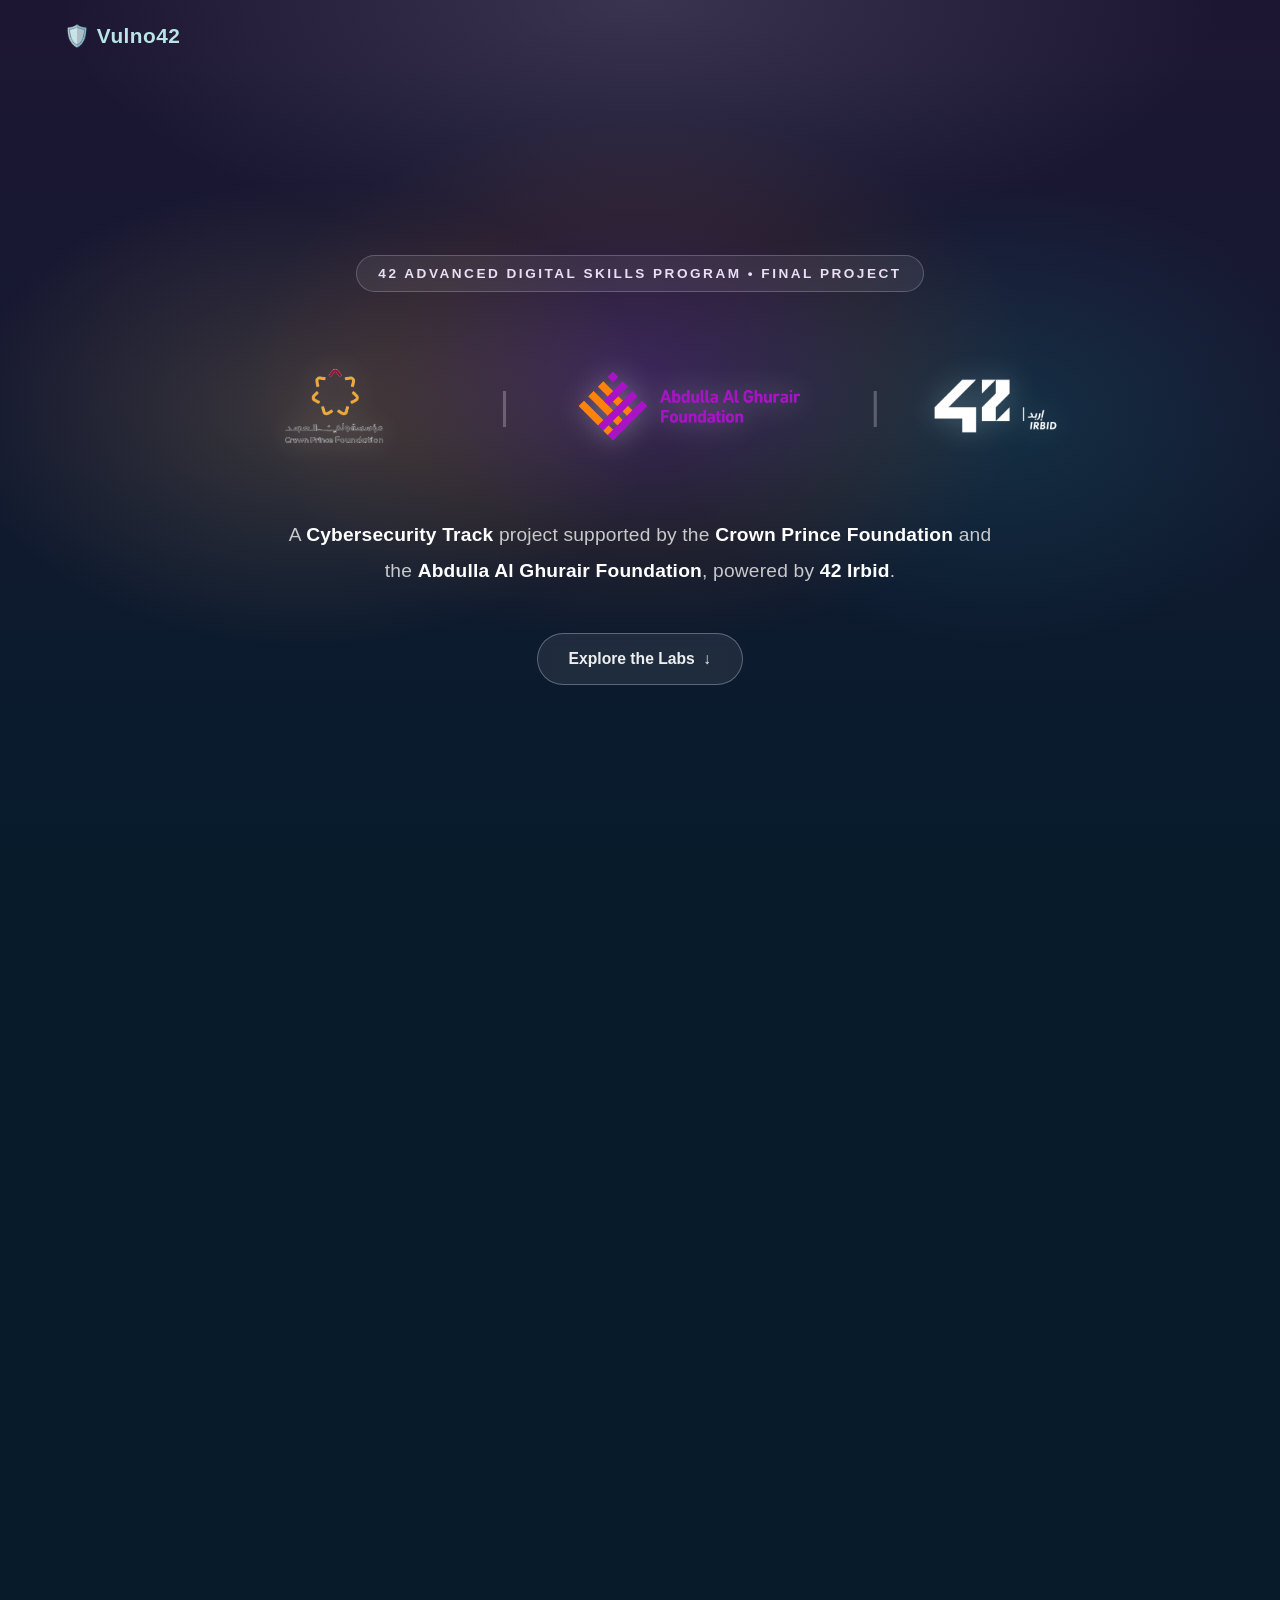
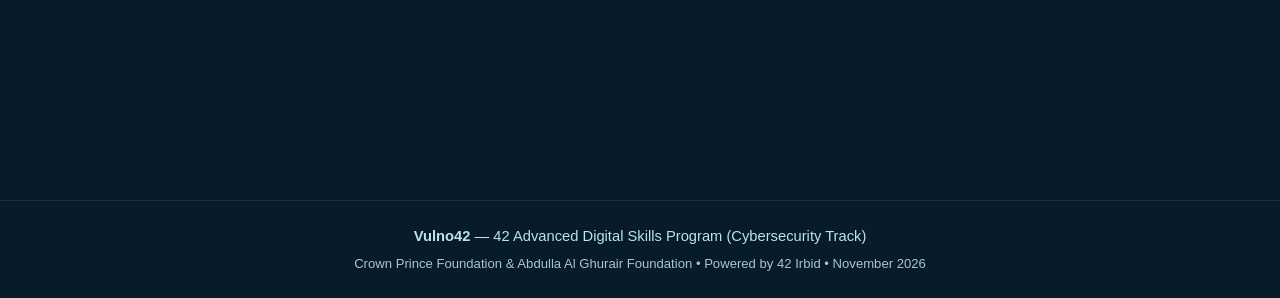
<file: index.html>
<!DOCTYPE html>
<html lang="en">
<head>
    <meta charset="UTF-8">
    <meta name="viewport" content="width=device-width, initial-scale=1.0">
    <title>Vulno42 Security Sandbox</title>
    <link rel="stylesheet" href="style.css">
</head>
<body>

    <!-- Top Navigation Bar (Transparent at top on homepage, solid on scroll) -->
    <nav class="navbar home-navbar">
        <!-- Logo acts as a home link -->
        <a href="index.html" class="logo">🛡️ Vulno42</a>
    </nav>

    <!-- Sticky Scroll Track: Pins the intro while it fades out with scroll -->
    <div id="intro-track" class="intro-scroll-track">
        <section id="partner-intro" class="partner-intro">
            <div class="partner-intro-content">
                <span class="intro-eyebrow">42 Advanced Digital Skills Program &bull; Final Project</span>

                <div class="partner-logos">
                    <img src="assets/cpf-logo.png" alt="Crown Prince Foundation Logo" class="partner-logo logo-cpf">
                    <span class="logo-divider" aria-hidden="true">|</span>
                    <img src="assets/agf-logo.webp" alt="Abdulla Al Ghurair Foundation Logo" class="partner-logo logo-agf">
                    <span class="logo-divider" aria-hidden="true">|</span>
                    <img src="assets/42-irbid-logo.png" alt="42 Irbid Logo" class="partner-logo logo-42">
                </div>

                <p class="intro-subtitle">
                    A <span class="highlight-text">Cybersecurity Track</span> project supported by the
                    <span class="highlight-text nowrap">Crown Prince Foundation</span> and the
                    <span class="highlight-text nowrap">Abdulla Al Ghurair Foundation</span>,
                    powered by <span class="highlight-text nowrap">42 Irbid</span>.
                </p>

                <a href="#labs-section" id="explore-labs-btn" class="scroll-cue">
                    <span>Explore the Labs</span>
                    <span class="scroll-arrow">↓</span>
                </a>
            </div>
        </section>
    </div>

    <!-- Labs Wrapper (Reveals smoothly only after the intro fades out completely) -->
    <div id="labs-section" class="labs-reveal">
        <!-- Hero Section -->
        <header class="hero">
            <span class="badge">Interactive Web Security Labs</span>
            <h1>Explore, Exploit, and Secure</h1>
            <p>
                Welcome to our interactive cybersecurity sandbox. Pick a vulnerability below to inspect the flawed code, trigger a live browser simulation, and test the patch in real time.
            </p>
        </header>

        <!-- Vulnerability Labs Grid -->
        <main class="container">
            <div class="cards-grid">

                <!-- Lab 1 Card: Open Redirect (Easy) -->
                <a href="lab1.html" class="card" data-lab="Lab 01">
                    <div class="card-header">
                        <span class="abbr-badge">OR</span>
                        <span class="difficulty-tag easy">Easy</span>
                    </div>
                    <h2>DOM-Based Open Redirect</h2>
                    <p>
                        Manipulate unvalidated URL parameters processed by client-side scripts to silently redirect users toward untrusted external domains.
                    </p>
                    <div class="card-footer">
                        <span>Launch Sandbox</span>
                        <span class="arrow">→</span>
                    </div>
                </a>

                <!-- Lab 2 Card: ReDoS (Medium) -->
                <a href="lab2.html" class="card" data-lab="Lab 02">
                    <div class="card-header">
                        <span class="abbr-badge">ReDoS</span>
                        <span class="difficulty-tag medium">Medium</span>
                    </div>
                    <h2>Regular Expression DoS</h2>
                    <p>
                        Exploit inefficient regular expressions with crafted input strings, forcing catastrophic backtracking that freezes the user's browser tab.
                    </p>
                    <div class="card-footer">
                        <span>Launch Sandbox</span>
                        <span class="arrow">→</span>
                    </div>
                </a>

                <!-- Lab 3 Card: Prototype Pollution (Hard) -->
                <a href="lab3.html" class="card" data-lab="Lab 03">
                    <div class="card-header">
                        <span class="abbr-badge">CSPP</span>
                        <span class="difficulty-tag hard">Hard</span>
                    </div>
                    <h2>Client-Side Prototype Pollution</h2>
                    <p>
                        Inject properties into JavaScript's base object prototype, altering application logic and hijacking execution flows directly in the browser.
                    </p>
                    <div class="card-footer">
                        <span>Launch Sandbox</span>
                        <span class="arrow">→</span>
                    </div>
                </a>

            </div>
        </main>
    </div>

    <!-- Footer -->
    <footer class="footer">
        <p class="footer-main"><strong>Vulno42</strong> &mdash; 42 Advanced Digital Skills Program (Cybersecurity Track)</p>
        <p class="footer-sub">Crown Prince Foundation &amp; Abdulla Al Ghurair Foundation &bull; Powered by 42 Irbid &bull; November 2026</p>
    </footer>

    <script src="script.js"></script>
</body>
</html>
</file>
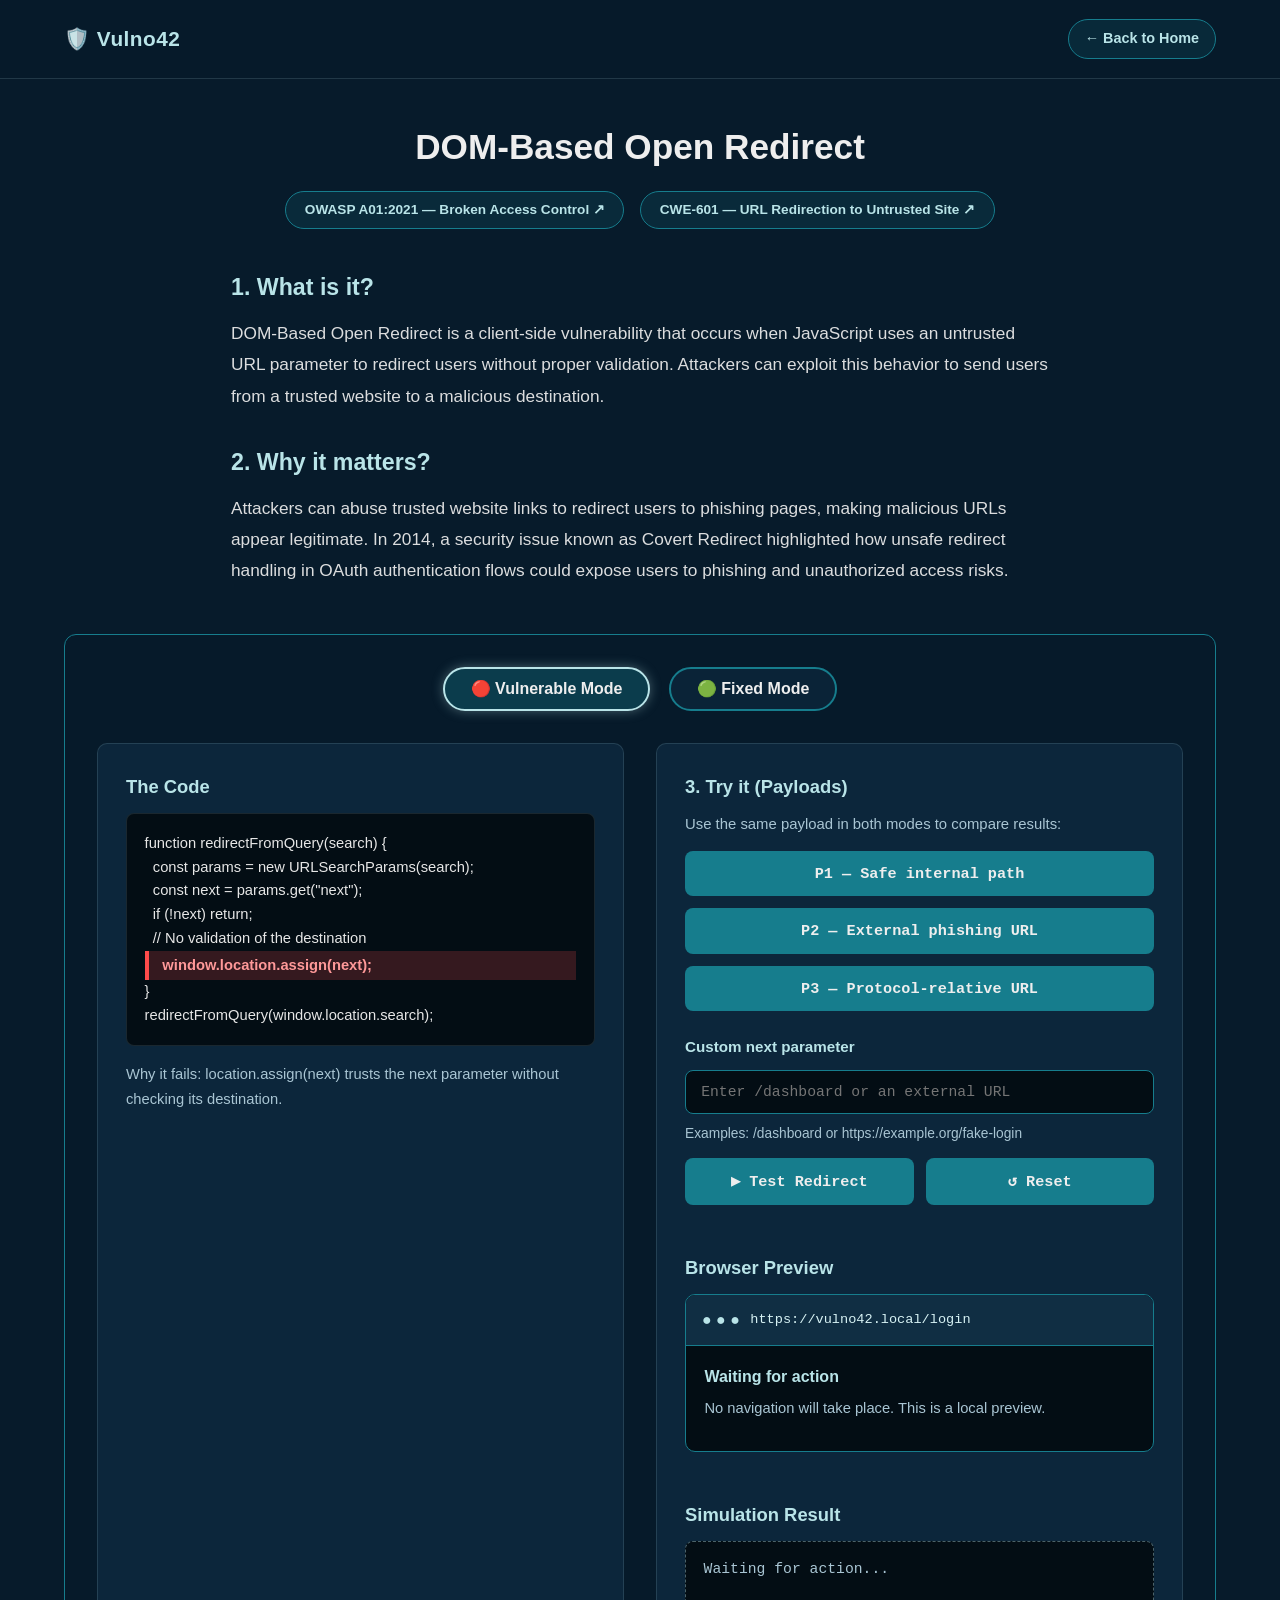
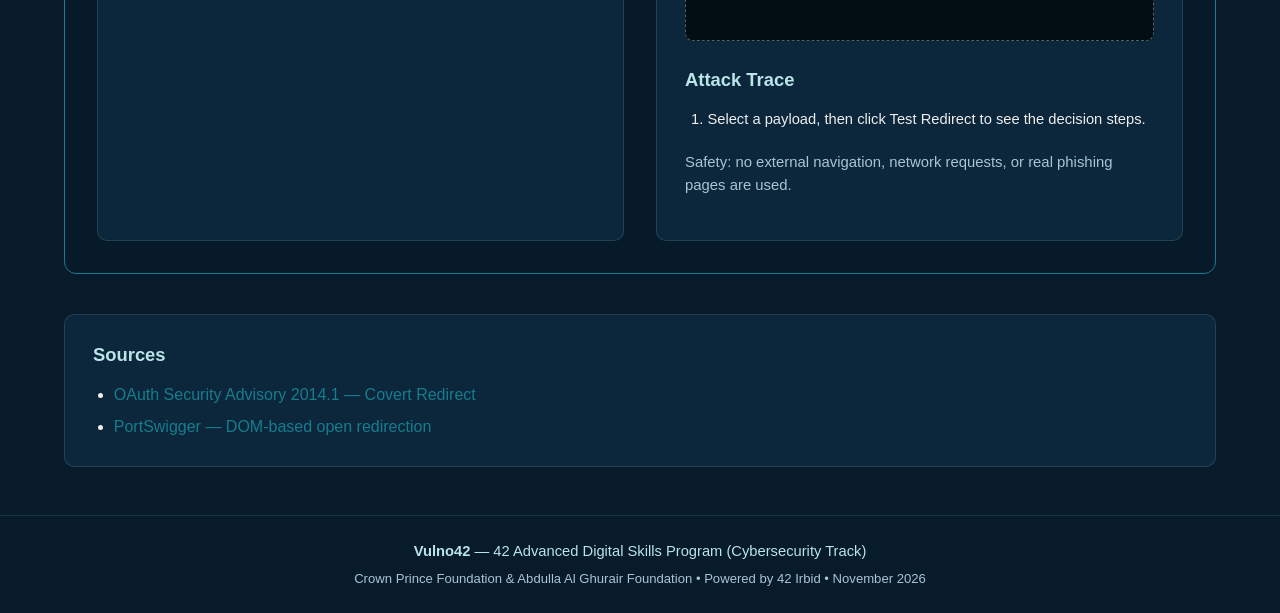
<file: lab1.html>
<!DOCTYPE html>
<html lang="en">
<head>
    <meta charset="UTF-8">
    <meta name="viewport" content="width=device-width, initial-scale=1.0">
    <title>Lab 1: DOM-Based Open Redirect - Vulno42</title>
    <link rel="stylesheet" href="style.css">
</head>
<body>

    <!-- Navbar -->
    <nav class="navbar">
        <a href="index.html" class="logo">🛡️ Vulno42</a>
        <a href="index.html" class="back-home-btn">← Back to Home</a>
    </nav>

    <main class="lab-container">
        <!-- Lab Header -->
        <header class="lab-header">
            <h1>DOM-Based Open Redirect</h1>
            <div class="lab-badges">
                <a class="badge lab-badge-link" href="https://owasp.org/Top10/A01_2021-Broken_Access_Control/" target="_blank" rel="noopener noreferrer">OWASP A01:2021 — Broken Access Control ↗</a>
                <a class="badge lab-badge-link" href="https://cwe.mitre.org/data/definitions/601.html" target="_blank" rel="noopener noreferrer">CWE-601 — URL Redirection to Untrusted Site ↗</a>
            </div>
        </header>

        <!-- Section 1: Theory (What & Why) -->
        <article class="article-content">
            <section class="article-section">
                <h2>1. What is it?</h2>
                <p>DOM-Based Open Redirect is a client-side vulnerability that occurs when JavaScript uses an untrusted URL parameter to redirect users without proper validation. Attackers can exploit this behavior to send users from a trusted website to a malicious destination.</p>
            </section>
            <section class="article-section">
                <h2>2. Why it matters?</h2>
                <p>Attackers can abuse trusted website links to redirect users to phishing pages, making malicious URLs appear legitimate. In 2014, a security issue known as Covert Redirect highlighted how unsafe redirect handling in OAuth authentication flows could expose users to phishing and unauthorized access risks.</p>
            </section>
        </article>

        <!-- Section 2: The Interactive Sandbox -->
        <section class="sandbox-area" aria-label="Interactive redirect sandbox">
            <div class="toggle-container" role="group" aria-label="Security mode">
                <button type="button" id="vuln-btn" class="toggle-btn active-vuln" aria-pressed="true">🔴 Vulnerable Mode</button>
                <button type="button" id="fixed-btn" class="toggle-btn" aria-pressed="false">🟢 Fixed Mode</button>
            </div>

            <div class="code-and-action">
                <div class="code-box">
                    <h2>The Code</h2>
                    <pre><code id="code-display" aria-live="polite"></code></pre>
                    <p class="code-explanation" id="code-explanation"></p>
                </div>

                <div class="action-box">
                    <h2>3. Try it (Payloads)</h2>
                    <p class="section-intro">Use the same payload in both modes to compare results:</p>
                    <div class="payload-buttons">
                        <button type="button" class="payload-btn" data-payload="safe">P1 — Safe internal path</button>
                        <button type="button" class="payload-btn" data-payload="external">P2 — External phishing URL</button>
                        <button type="button" class="payload-btn" data-payload="protocol">P3 — Protocol-relative URL</button>
                    </div>

                    <form class="redirect-form" id="redirect-form">
                        <label for="redirect-input">Custom next parameter</label>
                        <input id="redirect-input" type="text" placeholder="Enter /dashboard or an external URL" spellcheck="false" autocomplete="off" aria-describedby="redirect-hint" maxlength="1000">
                        <p id="redirect-hint" class="safe-note">Examples: /dashboard or https://example.org/fake-login</p>
                        <div class="lab1-actions">
                            <button type="submit" class="payload-btn">▶ Test Redirect</button>
                            <button type="button" class="payload-btn" id="reset-btn">↺ Reset</button>
                        </div>
                    </form>

                    <h2>Browser Preview</h2>
                    <div class="browser-preview" aria-label="Safe simulated browser">
                        <div class="browser-toolbar">
                            <span class="browser-dots" aria-hidden="true">● ● ●</span>
                            <span class="browser-address" id="browser-address">https://vulno42.local/login</span>
                        </div>
                        <div class="browser-content">
                            <h3 id="browser-heading">Waiting for action</h3>
                            <p id="browser-message">No navigation will take place. This is a local preview.</p>
                        </div>
                    </div>

                    <h2>Simulation Result</h2>
                    <div id="simulation-output" class="output-box" role="status" aria-live="polite">Waiting for action...</div>

                    <h2 class="trace-heading">Attack Trace</h2>
                    <ol id="attack-trace" class="trace-list" aria-live="polite">
                        <li>Select a payload, then click Test Redirect to see the decision steps.</li>
                    </ol>
                    <p class="safe-note">Safety: no external navigation, network requests, or real phishing pages are used.</p>
                </div>
            </div>
        </section>

        <!-- Section 3: Sources -->
        <section class="sources-section">
            <h3>Sources</h3>
            <ul>
                <li><a href="https://oauth.net/advisories/2014-1-covert-redirect/" target="_blank" rel="noopener noreferrer">OAuth Security Advisory 2014.1 — Covert Redirect</a></li>
                <li><a href="https://portswigger.net/web-security/dom-based/open-redirection" target="_blank" rel="noopener noreferrer">PortSwigger — DOM-based open redirection</a></li>
            </ul>
        </section>
    </main>

    <!-- Footer -->
    <footer class="footer">
        <p class="footer-main"><strong>Vulno42</strong> &mdash; 42 Advanced Digital Skills Program (Cybersecurity Track)</p>
        <p class="footer-sub">Crown Prince Foundation &amp; Abdulla Al Ghurair Foundation &bull; Powered by 42 Irbid &bull; November 2026</p>
    </footer>

    <script src="lab1.js"></script>
</body>
</html>
</file>
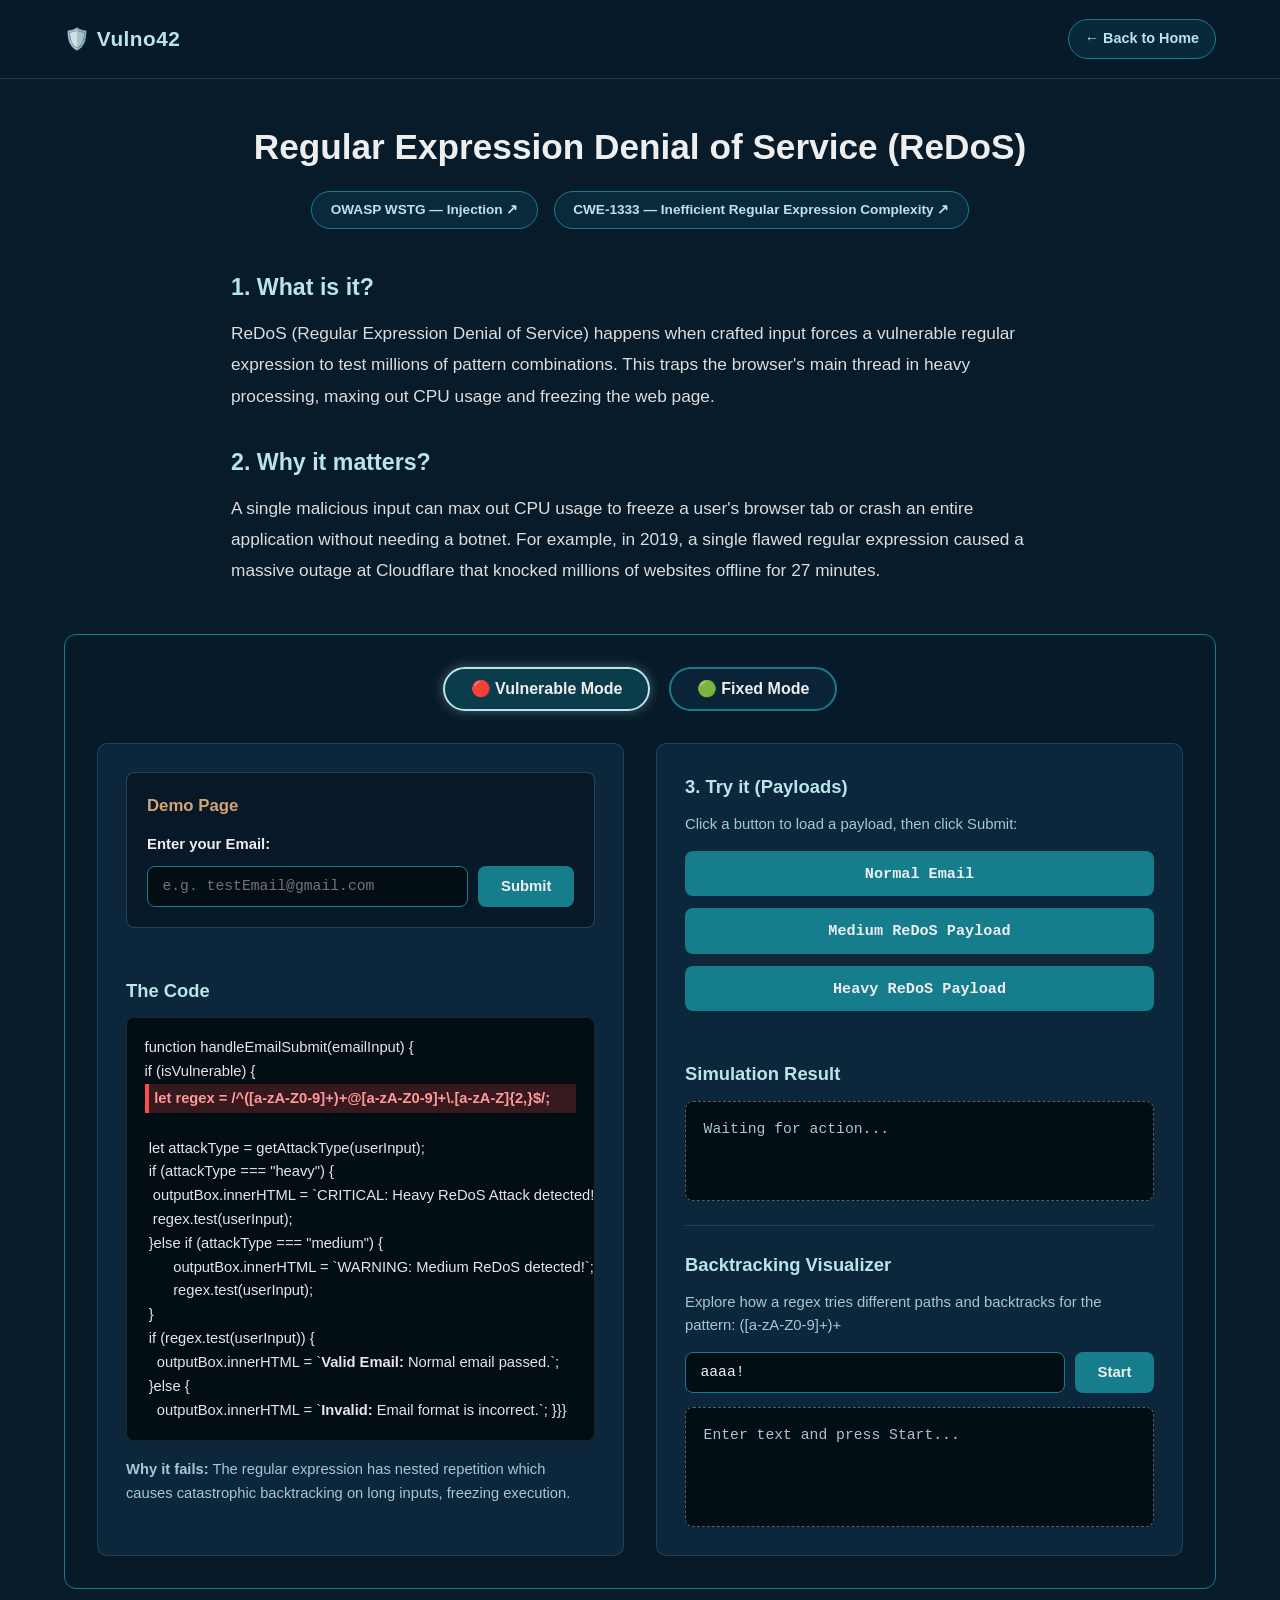
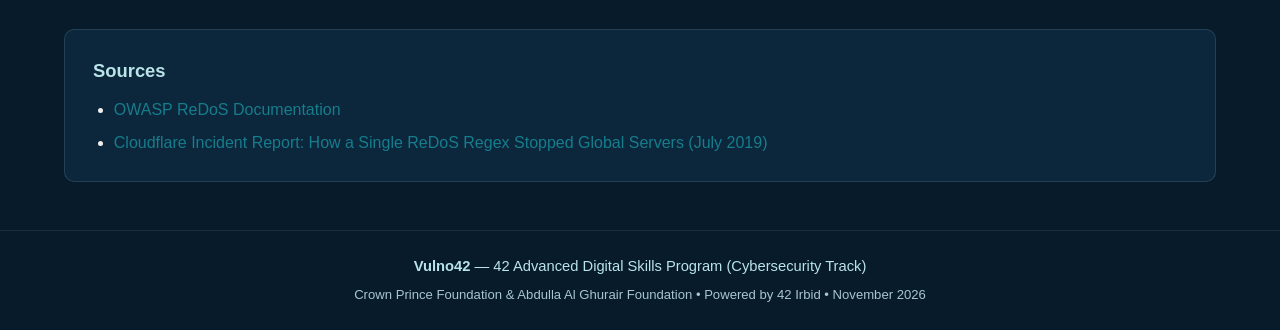
<file: lab2.html>
<!DOCTYPE html>
<html lang="en">
<head>
    <meta charset="UTF-8">
    <meta name="viewport" content="width=device-width, initial-scale=1.0">
    <!-- TEAM: Change the title to your lab's name -->
    <title>Lab 2: Regular Expression Denial of Service - Vulno42</title>
    <link rel="stylesheet" href="style.css">
</head>
<body>

    <!-- Navbar -->
    <nav class="navbar">
        <a href="index.html" class="logo">🛡️ Vulno42</a>
        <a href="index.html" class="back-home-btn">← Back to Home</a>
    </nav>

    <main class="lab-container">
        
        <!-- Lab Header -->
        <header class="lab-header">
            <!-- TEAM: Write your vulnerability name -->
            <h1>Regular Expression Denial of Service (ReDoS)</h1>
            <div class="lab-badges">
                <!-- TEAM: Write the OWASP Category and CWE -->
                <a href="https://wstg.owasp.org/latest/11-Injection/27-Regular_Expression_Denial_of_Service/" target="_blank" rel="noopener noreferrer" class="badge lab-badge-link">OWASP WSTG — Injection ↗</a>
                <a href="https://cwe.mitre.org/data/definitions/1333.html" target="_blank" rel="noopener noreferrer" class="badge lab-badge-link">CWE-1333 — Inefficient Regular Expression Complexity ↗</a>
            </div>
        </header>

        <!-- Section 1: Theory (What & Why) -->
        <article class="article-content">
            <section class="article-section">
                <h2>1. What is it?</h2>
                <!-- TEAM: Explain the vulnerability in max 3 simple sentences -->
                <p>ReDoS (Regular Expression Denial of Service) happens when crafted input forces a vulnerable regular expression to test millions of pattern combinations. This traps the browser's main thread in heavy processing, maxing out CPU usage and freezing the web page.</p>
            </section>
            
            <section class="article-section">
                <h2>2. Why it matters?</h2>
                <!-- TEAM: Explain the damage and a real incident -->
                <p>A single malicious input can max out CPU usage to freeze a user's browser tab or crash an entire application without needing a botnet. For example, in 2019, a single flawed regular expression caused a massive outage at Cloudflare that knocked millions of websites offline for 27 minutes.</p>
            </section>
        </article>

        <!-- Section 2: The Interactive Sandbox -->
        <div class="sandbox-area">
            
            <!-- Toggle Switch (Vulnerable / Fixed) -->
            <div class="toggle-container">
                <button id="vuln-btn" class="toggle-btn active-vuln">🔴 Vulnerable Mode</button>
                <button id="fixed-btn" class="toggle-btn">🟢 Fixed Mode</button>
            </div>

            <div class="code-and-action">
                <!-- Code Viewer (8-15 lines) -->
                <div class="code-box">

                    <!-- (Test Page) -->
                    <div class="inner-test-page">
                        <h3 class="test-page-title">Demo Page</h3>
                        <form id="emailTestForm" onsubmit="handleEmailSubmit(event)" class="test-form">
                            <label for="emailInput">Enter your Email:</label>
                            <div class="input-group">
                                <input type="text" id="emailInput" placeholder="e.g. testEmail@gmail.com" required>
                                <button type="submit" class="submit-btn">Submit</button>
                            </div>
                        </form>
                    </div>

                    <h2>The Code</h2>
                    <pre><code id="code-display">function handleEmailSubmit(emailInput) {
if (isVulnerable) { <span class="highlight-line vuln-line" id="target-line">let regex = /^([a-zA-Z0-9]+)+@[a-zA-Z0-9]+\.[a-zA-Z]{2,}$/; </span> 
 let attackType = getAttackType(userInput);
 if (attackType === "heavy") {
  outputBox.innerHTML = `CRITICAL: Heavy ReDoS Attack detected!.`;
  regex.test(userInput);
 }else if (attackType === "medium") {
       outputBox.innerHTML = `WARNING: Medium ReDoS detected!`;
       regex.test(userInput);
 }
 if (regex.test(userInput)) {
   outputBox.innerHTML = `<strong>Valid Email:</strong> Normal email passed.`;
 }else {
   outputBox.innerHTML = `<strong>Invalid:</strong> Email format is incorrect.`; }}}</code></pre>
                    <!-- TEAM: Explain why this specific line is bad (or how the fix works) -->
                    <p class="code-explanation" id="code-explanation">
                        <strong>Why it fails:</strong> The regular expression has nested repetition which causes catastrophic backtracking on long inputs, freezing execution.
                    </p>
                </div>

                <!-- Action Area (Payloads & Output) -->
                <div class="action-box">
                    <h2>3. Try it (Payloads)</h2>
                    <p class="section-intro">Click a button to load a payload, then click Submit:</p>
                    <div class="payload-buttons">
                        <!-- TEAM: Put 2-3 payload buttons here -->
                        <button class="payload-btn" onclick="runPayload('Payload1')">Normal Email</button>
                        <button class="payload-btn" onclick="runPayload('Payload2')">Medium ReDoS Payload</button>
                        <button class="payload-btn" onclick="runPayload('Payload3')">Heavy ReDoS Payload</button>
                    </div>

                    <h2>Simulation Result</h2>
                    <!-- This box shows what happens when the button is clicked -->
                    <div id="simulation-output" class="output-box">
                        Waiting for action...
                    </div>

                    <!-- === Backtracking Visualizer === -->
                    <!-- Backtracking Visualizer: type a short text, press Start, the tree is drawn step by step -->
                    <div class="bt-section">
                        <h2>Backtracking Visualizer</h2>
                        <p class="section-intro">Explore how a regex tries different paths and backtracks for the pattern: <code>([a-zA-Z0-9]+)+</code></p>
                        <div class="input-group bt-controls">
                            <input type="text" id="btInput" value="aaaa!" maxlength="30" placeholder="e.g. aaaa!">
                            <button type="button" id="btStart" class="submit-btn">Start</button>
                        </div>
                        <div id="bt-output" class="output-box bt-box">
                            Enter text and press Start...
                        </div>
                    </div>
                    <!-- ========== END: Backtracking Visualizer ========== -->
                </div>
            </div>
        </div>

        <!-- Section 3: Sources -->
        <div class="sources-section">
            <h3>Sources</h3>
            <ul>
                <li><a href="https://community.owasp.org/attacks/Regular_expression_Denial_of_Service_-_ReDoS" target="_blank" rel="noopener noreferrer">OWASP ReDoS Documentation</a></li>
                <li><a href="https://blog.cloudflare.com/details-of-the-cloudflare-outage-on-july-2-2019/" target="_blank" rel="noopener noreferrer">Cloudflare Incident Report: How a Single ReDoS Regex Stopped Global Servers (July 2019)</a></li>
            </ul>
        </div>

    </main>

    <!-- Footer -->
    <footer class="footer">
        <p class="footer-main"><strong>Vulno42</strong> &mdash; 42 Advanced Digital Skills Program (Cybersecurity Track)</p>
        <p class="footer-sub">Crown Prince Foundation &amp; Abdulla Al Ghurair Foundation &bull; Powered by 42 Irbid &bull; November 2026</p>
    </footer>

    <!-- TEAM: Make sure to link a separate JS file for each lab to avoid conflicts (e.g., lab1.js, lab2.js) -->
    <script src="lab2.js"></script>
</body>
</html>
</file>
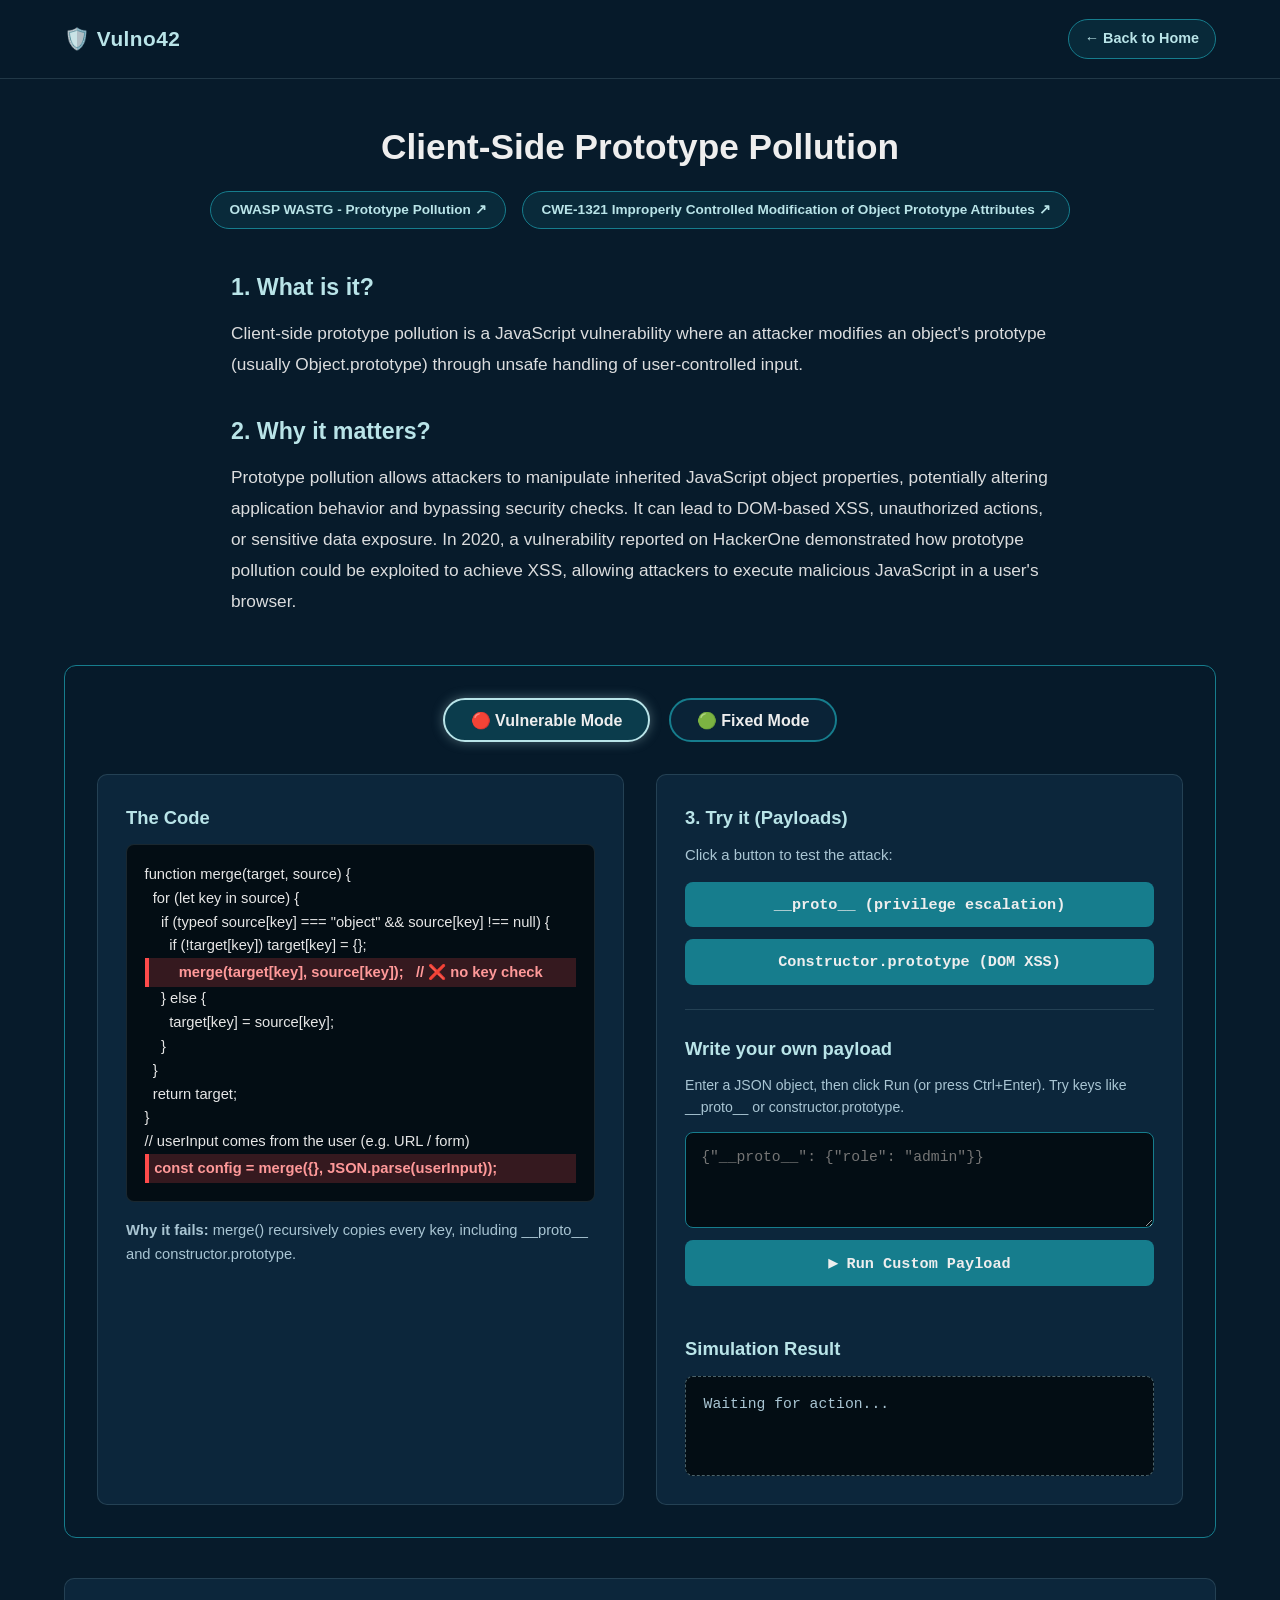
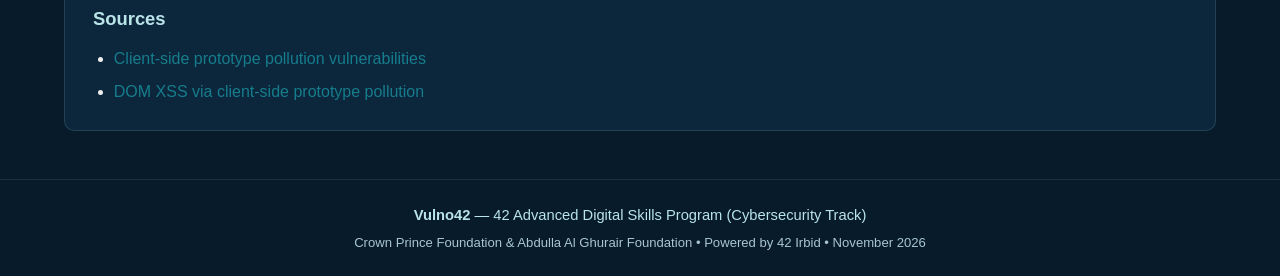
<file: lab3.html>
<!DOCTYPE html>
<html lang="en">
<head>
    <meta charset="UTF-8">
    <meta name="viewport" content="width=device-width, initial-scale=1.0">
    <title>Lab 3: Client-Side Prototype Pollution - Vulno42</title>
    <link rel="stylesheet" href="style.css">
</head>
<body>

    <!-- Navbar -->
    <nav class="navbar">
        <a href="index.html" class="logo">🛡️ Vulno42</a>
        <a href="index.html" class="back-home-btn">← Back to Home</a>
    </nav>

    <main class="lab-container">

        <!-- Lab Header -->
        <header class="lab-header">
            <h1>Client-Side Prototype Pollution</h1>
            <div class="lab-badges">
                <!-- TEAM: Replace '#' with the actual article/documentation links -->
                <a href="https://wstg.owasp.org/latest/11-Injection/21-Prototype_Pollution/" target="_blank" rel="noopener noreferrer" class="badge lab-badge-link">OWASP WASTG - Prototype Pollution ↗</a>
                <a href="https://cwe.mitre.org/data/definitions/1321.html" target="_blank" rel="noopener noreferrer" class="badge lab-badge-link">CWE-1321 Improperly Controlled Modification of Object Prototype Attributes ↗</a>
            </div>
        </header>

        <!-- Section 1: Theory (What & Why) -->
        <article class="article-content">
            <section class="article-section">
                <h2>1. What is it?</h2>
                <p>Client-side prototype pollution is a JavaScript vulnerability where an attacker modifies an object's prototype (usually Object.prototype) through unsafe handling of user-controlled input.</p>
            </section>

            <section class="article-section">
                <h2>2. Why it matters?</h2>
                <p>Prototype pollution allows attackers to manipulate inherited JavaScript object properties, potentially altering application behavior and bypassing security checks. It can lead to DOM-based XSS, unauthorized actions, or sensitive data exposure. In 2020, a vulnerability reported on HackerOne demonstrated how prototype pollution could be exploited to achieve XSS, allowing attackers to execute malicious JavaScript in a user's browser.</p>
            </section>
        </article>

        <!-- Section 2: The Interactive Sandbox -->
        <div class="sandbox-area">

            <!-- Toggle Switch (Vulnerable / Fixed) -->
            <div class="toggle-container">
                <button id="vuln-btn" class="toggle-btn active-vuln">🔴 Vulnerable Mode</button>
                <button id="fixed-btn" class="toggle-btn">🟢 Fixed Mode</button>
            </div>

            <div class="code-and-action">
                <!-- Code Viewer (filled by lab3.js) -->
                <div class="code-box">
                    <h2>The Code</h2>
                    <pre><code id="code-display"></code></pre>
                    <p class="code-explanation" id="code-explanation">
                        <strong>Why it fails:</strong> merge() recursively copies every key, including __proto__ and constructor.prototype.
                    </p>
                </div>

                <!-- Action Area (Payloads & Output) -->
                <div class="action-box">
                    <h2>3. Try it (Payloads)</h2>
                    <p class="section-intro">Click a button to test the attack:</p>
                    <div class="payload-buttons">
                        <button class="payload-btn" onclick="runPayload('Payload 1')">__proto__ (privilege escalation)</button>
                        <button class="payload-btn" onclick="runPayload('Payload 2')">Constructor.prototype (DOM XSS)</button>
                    </div>

                    <div class="custom-payload">
                        <h2>Write your own payload</h2>
                        <p class="hint">Enter a JSON object, then click Run (or press Ctrl+Enter). Try keys like <code>__proto__</code> or <code>constructor.prototype</code>.</p>
                        <textarea id="payload-input" spellcheck="false" placeholder='{"__proto__": {"role": "admin"}}'></textarea>
                        <button id="run-custom-btn" class="payload-btn">▶ Run Custom Payload</button>
                    </div>

                    <h2>Simulation Result</h2>
                    <div id="simulation-output" class="output-box">
                        Waiting for action...
                    </div>
                </div>
            </div>
        </div>

        <!-- Section 3: Sources -->
        <div class="sources-section">
            <h3>Sources</h3>
            <ul>
                <!-- TEAM: Put your links here -->
                <li><a href="https://portswigger.net/web-security/prototype-pollution/client-side#finding-client-side-prototype-pollution-sources-manually" target="_blank" rel="noopener noreferrer">Client-side prototype pollution vulnerabilities</a></li>
                <li><a href="https://portswigger.net/web-security/prototype-pollution/client-side/lab-prototype-pollution-dom-xss-via-client-side-prototype-pollution" target="_blank" rel="noopener noreferrer">DOM XSS via client-side prototype pollution</a></li>
            </ul>
        </div>

    </main>

    <!-- Footer -->
    <footer class="footer">
        <p class="footer-main"><strong>Vulno42</strong> &mdash; 42 Advanced Digital Skills Program (Cybersecurity Track)</p>
        <p class="footer-sub">Crown Prince Foundation &amp; Abdulla Al Ghurair Foundation &bull; Powered by 42 Irbid &bull; November 2026</p>
    </footer>

    <!-- Fixed: script name now matches the uploaded file (lab3.js) -->
    <script src="lab3.js"></script>
</body>
</html>
</file>
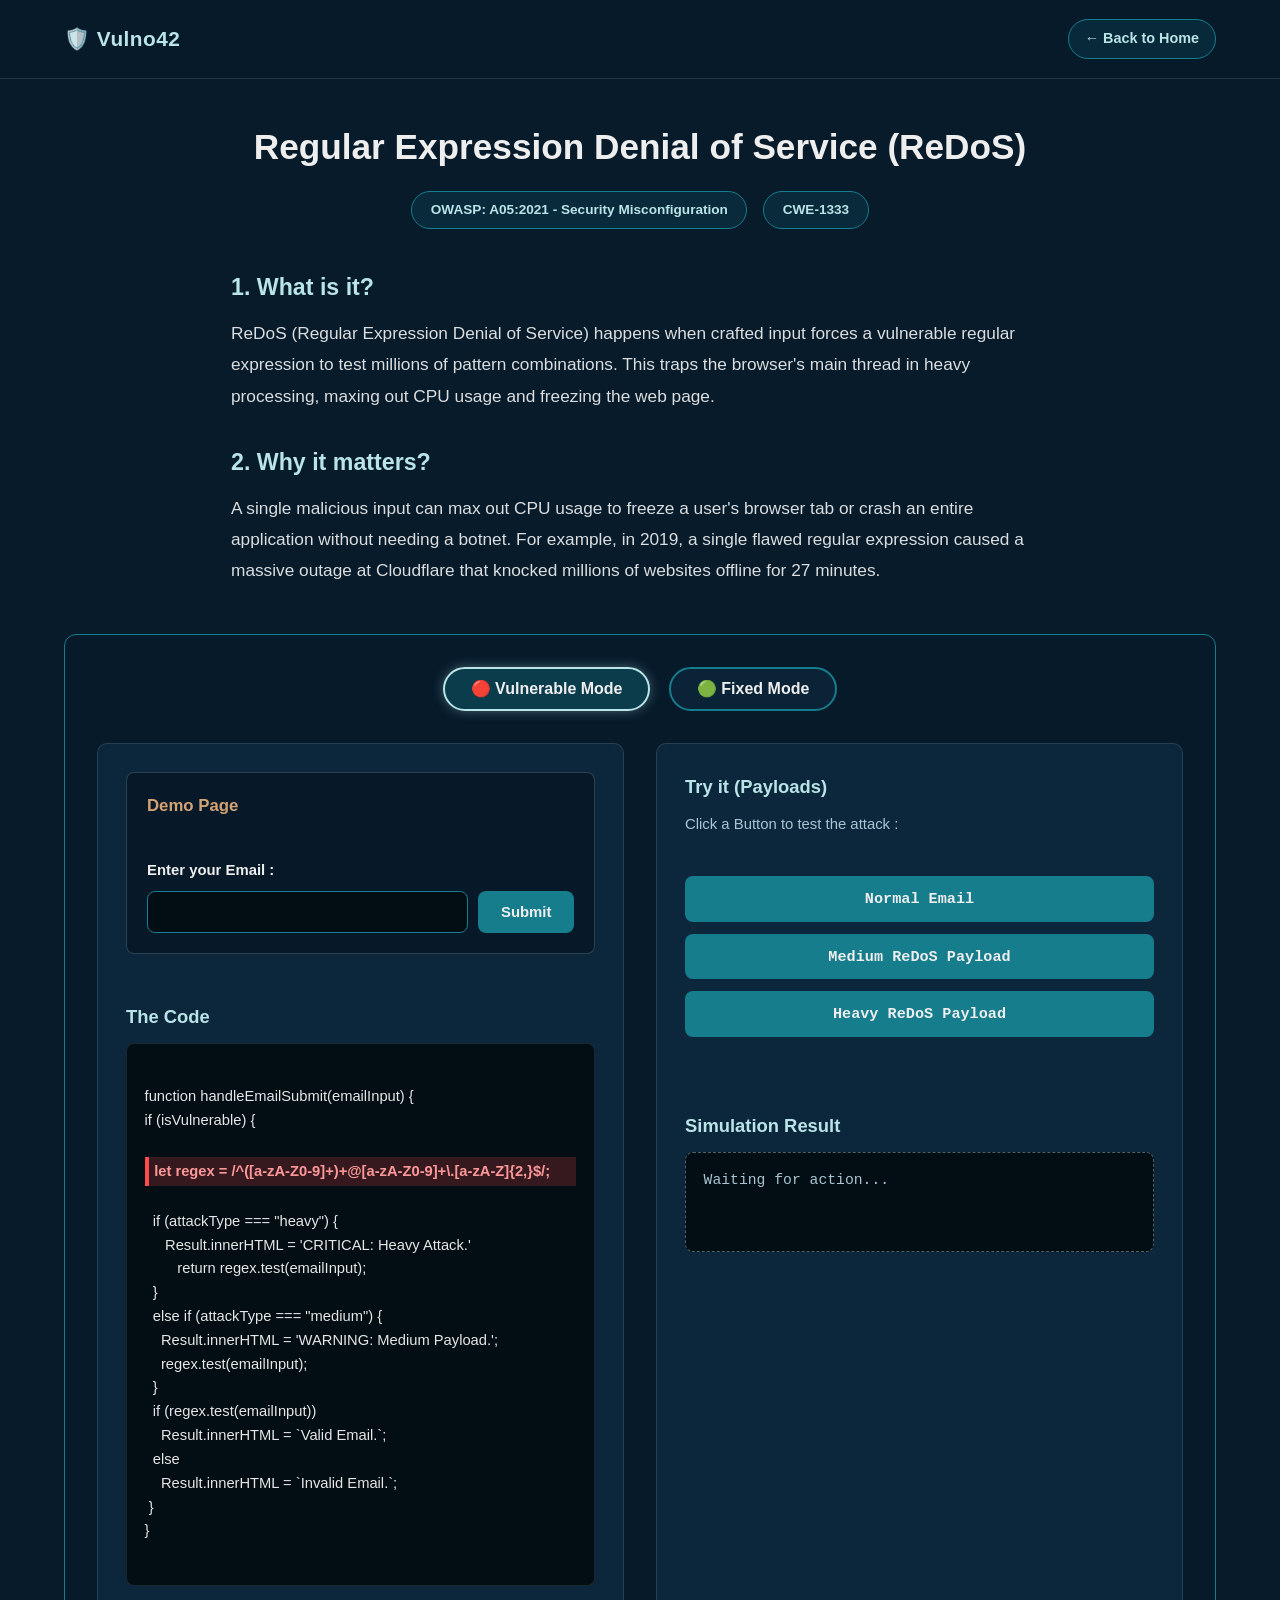
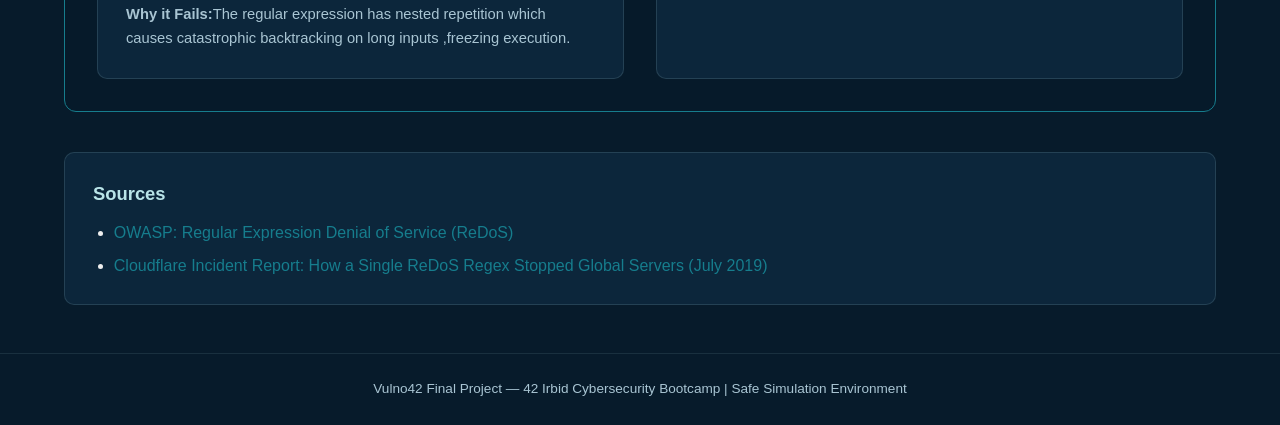
<file: lab32.html>
<!DOCTYPE html>
<html lang="en">
<head>
    <meta charset="UTF-8">
    <meta name="viewport" content="width=device-width, initial-scale=1.0">
    <!-- TEAM: Change the title to your lab's name -->
    <title>Lab 2: Regular Expression Denial of Service - Vulno42</title>
    <link rel="stylesheet" href="style.css">
</head>
<body>

    <!-- Navbar -->
    <nav class="navbar">
        <a href="index.html" class="logo">🛡️ Vulno42</a>
        <a href="index.html" class="back-home-btn">← Back to Home</a>
    </nav>

    <main class="lab-container">
        
        <!-- Lab Header -->
        <header class="lab-header">
            <!-- TEAM: Write your vulnerability name -->
            <h1>Regular Expression Denial of Service (ReDoS)</h1>
            <div class="lab-badges">
                <!-- TEAM: Write the OWASP Category and CWE -->
                <span class="badge">OWASP: A05:2021 - Security Misconfiguration</span>
                <span class="badge">CWE-1333</span>
            </div>
        </header>

        <!-- Section 1: Theory (What & Why) -->
        <article class="article-content">
            <section class="article-section">
                <h2>1. What is it?</h2>
                <!-- TEAM: Explain the vulnerability in max 3 simple sentences -->
                <p>ReDoS (Regular Expression Denial of Service) happens when crafted input forces a vulnerable regular expression to test millions of pattern combinations. This traps the browser's main thread in heavy processing, maxing out CPU usage and freezing the web page.</p>
            </section>
            
            <section class="article-section">
                <h2>2. Why it matters?</h2>
                <!-- TEAM: Explain the damage and a real incident -->
                <p>A single malicious input can max out CPU usage to freeze a user's browser tab or crash an entire application without needing a botnet. For example, in 2019, a single flawed regular expression caused a massive outage at Cloudflare that knocked millions of websites offline for 27 minutes.</p>
            </section>
        </article>

        <!-- Section 2: The Interactive Sandbox -->
        <div class="sandbox-area">
            
            <!-- Toggle Switch (Vulnerable / Fixed) -->
            <div class="toggle-container">
                <button id="vuln-btn" class="toggle-btn active-vuln">🔴 Vulnerable Mode</button>
                <button id="fixed-btn" class="toggle-btn">🟢 Fixed Mode</button>
            </div>

            <div class="code-and-action">
                <!-- Code Viewer (8-15 lines) -->
                <div class="code-box">

		<!-- (Test Page) -->
                <div class="inner-test-page">
                    <h3 class="test-page-title">Demo Page</h3>
		    <br>
                    <form id="emailTestForm" onsubmit="handleEmailSubmit(event)" class="test-form">
                        <label for="emailInput">Enter your Email :</label>
                        <div class="input-group">
                            <input type="text" id="emailInput" required>
                            <button type="submit" class="submit-btn">Submit</button>
                        </div>
                    </form>
                </div>

                    <h2>The Code</h2>
                    <pre><code id="code-display">
function handleEmailSubmit(emailInput) {
if (isVulnerable) {
  <span class="highlight-line vuln-line" id="target-line">let regex = /^([a-zA-Z0-9]+)+@[a-zA-Z0-9]+\.[a-zA-Z]{2,}$/; </span>
  if (attackType === "heavy") {
     Result.innerHTML = 'CRITICAL: Heavy Attack.'
    	return regex.test(emailInput);
  } 
  else if (attackType === "medium") {
    Result.innerHTML = 'WARNING: Medium Payload.';
    regex.test(emailInput);
  }
  if (regex.test(emailInput))
    Result.innerHTML = `Valid Email.`;
  else
    Result.innerHTML = `Invalid Email.`;
 }
}
                    </code></pre>
                    <!-- TEAM: Explain why this specific line is bad (or how the fix works) -->
                    <p class="code-explanation" id="code-explanation">
                        <strong>Why it Fails:</strong>The regular expression has nested repetition which causes catastrophic backtracking on long inputs ,freezing execution.
                    </p>
                </div>

                <!-- Action Area (Payloads & Output) -->
                <div class="action-box">
                    <h2>Try it (Payloads)</h2>
                    <p>Click a Button to test the attack :</p>
		    <br>
                    <div class="payload-buttons">
                        <!-- TEAM: Put 2-3 payload buttons here -->
			<button class="payload-btn" onclick="runPayload('Payload1')">Normal Email</button>
                        <button class="payload-btn" onclick="runPayload('Payload2')">Medium ReDoS Payload</button>
                        <button class="payload-btn" onclick="runPayload('Payload3')">Heavy ReDoS Payload</button>
                    </div>
		    <br>
                    <h2>Simulation Result</h2>
                    <!-- This box shows what happens when the button is clicked -->
                    <div id="simulation-output" class="output-box">
                        Waiting for action...
                    </div>
                </div>
            </div>
        </div>

        <!-- Section 3: Sources -->
        <div class="sources-section">
            <h3>Sources</h3>
            <ul>
                <li><a href="https://community.owasp.org/attacks/Regular_expression_Denial_of_Service_-_ReDoS" target="_blank">OWASP: Regular Expression Denial of Service (ReDoS)</a></li>
                <li><a href="https://blog.cloudflare.com/details-of-the-cloudflare-outage-on-july-2-2019/" target="_blank">Cloudflare Incident Report: How a Single ReDoS Regex Stopped Global Servers (July 2019)</a></li>
            </ul>
        </div>

    </main>

    <!-- Footer -->
    <footer class="footer">
        <p>Vulno42 Final Project — 42 Irbid Cybersecurity Bootcamp | Safe Simulation Environment</p>
    </footer>

    <!-- TEAM: Make sure to link a separate JS file for each lab to avoid conflicts (e.g., lab1.js, lab2.js) -->
    <script src="lab2.js"></script>
</body>
</html>
</file>
<file: style.css>
:root {
    --bg-dark: #071B2B;
    --card-bg: #0c263b;
    --primary-teal: #167D8D;
    --accent-ice: #B9E4E8;
    --text-light: #EEEEEE;
    --text-muted: #a9c5d3;
    --danger-red: #FF4B4B;
    --safe-green: #00E676;
}

/* Hide scrollbar across browsers while keeping scroll functionality */
html, body {
    scrollbar-width: none;
    -ms-overflow-style: none;
}

html::-webkit-scrollbar,
body::-webkit-scrollbar {
    display: none;
}

* {
    margin: 0;
    padding: 0;
    box-sizing: border-box;
    font-family: 'Segoe UI', Tahoma, Geneva, Verdana, sans-serif;
}

body {
    background-color: var(--bg-dark);
    color: var(--text-light);
    line-height: 1.6;
    display: flex;
    flex-direction: column;
    min-height: 100vh;
}

/* Accessible focus outlines across interactive elements */
button:focus-visible,
a:focus-visible,
input:focus-visible,
textarea:focus-visible {
    outline: 2px solid var(--accent-ice);
    outline-offset: 2px;
}

/* Top Navigation Bar */
.navbar {
    display: flex;
    align-items: center;
    justify-content: space-between;
    gap: 1rem;
    padding: 1.2rem 5%;
    background-color: rgba(7, 27, 43, 0.95);
    border-bottom: 1px solid rgba(185, 228, 232, 0.15);
    position: sticky;
    top: 0;
    z-index: 100;
}

/* Logo acting as Home button */
.logo {
    display: flex;
    align-items: center;
    gap: 0.5rem;
    font-size: 1.3rem;
    font-weight: 700;
    color: var(--accent-ice);
    letter-spacing: 0.5px;
    text-decoration: none;
    transition: color 0.3s ease;
}

.logo:hover {
    color: var(--text-light);
}

/* Visible Back to Home Button on Lab Pages */
.back-home-btn {
    display: inline-flex;
    align-items: center;
    gap: 0.4rem;
    padding: 0.45rem 1rem;
    border-radius: 50px;
    border: 1px solid var(--primary-teal);
    background-color: rgba(22, 125, 141, 0.15);
    color: var(--accent-ice);
    text-decoration: none;
    font-size: 0.9rem;
    font-weight: 600;
    white-space: nowrap;
    transition: all 0.25s ease;
}

.back-home-btn:hover {
    border-color: var(--accent-ice);
    color: var(--text-light);
    background-color: rgba(22, 125, 141, 0.35);
    box-shadow: 0 0 12px rgba(185, 228, 232, 0.45);
    transform: translateX(-2px);
}

.shield-icon {
    font-size: 1.4rem;
}

/* Hero Section */
.hero {
    text-align: center;
    padding: 4rem 1.5rem 2.5rem;
    max-width: 800px;
    margin: 0 auto;
}

/* Clean eyebrow heading for homepage (no button appearance) */
.hero .badge {
    display: inline-block;
    background-color: transparent;
    border: none;
    padding: 0;
    border-radius: 0;
    color: var(--primary-teal);
    font-size: 0.9rem;
    font-weight: 700;
    text-transform: uppercase;
    letter-spacing: 2px;
    margin-bottom: 0.8rem;
}

.hero h1 {
    font-size: 2.6rem;
    margin-bottom: 1rem;
    color: var(--text-light);
}

.hero p {
    color: var(--text-muted);
    font-size: 1.1rem;
}

/* Cards Grid */
.container {
    width: 90%;
    max-width: 1150px;
    margin: 1rem auto 4rem;
    flex: 1;
}

.cards-grid {
    display: grid;
    grid-template-columns: repeat(auto-fit, minmax(min(100%, 280px), 1fr));
    gap: 2rem;
}

/* Interactive Card Design */
.card {
    background-color: var(--card-bg);
    border: 1px solid rgba(185, 228, 232, 0.2);
    border-radius: 12px;
    padding: 2rem;
    text-decoration: none;
    color: var(--text-light);
    display: flex;
    flex-direction: column;
    justify-content: space-between;
    transition: transform 0.3s ease, border-color 0.3s ease, box-shadow 0.3s ease;
    cursor: pointer;
}

.card:hover {
    transform: translateY(-6px);
    border-color: var(--accent-ice);
    box-shadow: 0 10px 25px rgba(0, 0, 0, 0.4);
}

.card-header {
    display: flex;
    justify-content: space-between;
    align-items: center;
    margin-bottom: 1.2rem;
}

.abbr-badge {
    background-color: var(--primary-teal);
    color: var(--text-light);
    font-weight: 700;
    font-size: 1rem;
    padding: 0.4rem 0.9rem;
    border-radius: 8px;
    letter-spacing: 1px;
}

.difficulty-tag {
    font-size: 0.75rem;
    padding: 0.25rem 0.7rem;
    border-radius: 4px;
    font-weight: 600;
    text-transform: uppercase;
}

.difficulty-tag.easy {
    background-color: rgba(0, 230, 118, 0.15);
    color: var(--safe-green);
    border: 1px solid rgba(0, 230, 118, 0.3);
}

.difficulty-tag.medium {
    background-color: rgba(185, 228, 232, 0.15);
    color: var(--accent-ice);
}

.difficulty-tag.hard {
    background-color: rgba(255, 75, 75, 0.15);
    color: var(--danger-red);
    border: 1px solid rgba(255, 75, 75, 0.3);
}

.card h2 {
    font-size: 1.4rem;
    margin-bottom: 0.8rem;
    color: var(--accent-ice);
}

.card p {
    color: var(--text-muted);
    font-size: 0.95rem;
    margin-bottom: 1.8rem;
    flex-grow: 1;
}

.card-footer {
    display: flex;
    justify-content: space-between;
    align-items: center;
    padding-top: 1rem;
    border-top: 1px solid rgba(185, 228, 232, 0.1);
    font-weight: 600;
    color: var(--accent-ice);
    font-size: 0.95rem;
}

.card .arrow {
    transition: transform 0.3s ease;
    font-size: 1.2rem;
}

.card:hover .arrow {
    transform: translateX(6px);
}

/* Footer */
.footer {
    text-align: center;
    padding: 1.5rem;
    border-top: 1px solid rgba(185, 228, 232, 0.1);
    color: var(--text-muted);
    font-size: 0.85rem;
}

/* ================= Lab Pages Shared Styles ================= */

.lab-container {
    width: 90%;
    max-width: 1200px;
    margin: 2.5rem auto 3rem;
    flex: 1;
}

.lab-header {
    text-align: center;
    margin-bottom: 2.5rem;
}

.lab-header h1 {
    color: var(--text-light);
    font-size: 2.2rem;
    margin-bottom: 1rem;
}

.lab-badges {
    display: flex;
    justify-content: center;
    gap: 1rem;
    flex-wrap: wrap;
}

/* Clickable Lab Badges with Hover Border Glow */
.lab-badge-link,
.lab-badges .badge,
.badges .badge {
    display: inline-block;
    max-width: 100%;
    background-color: rgba(22, 125, 141, 0.15);
    color: var(--accent-ice);
    border: 1px solid var(--primary-teal);
    padding: 0.45rem 1.15rem;
    border-radius: 50px;
    font-size: 0.85rem;
    font-weight: 600;
    text-decoration: none;
    text-align: center;
    overflow-wrap: break-word;
    cursor: pointer;
    transition: all 0.3s ease;
}

.lab-badge-link:hover,
.lab-badges .badge:hover,
.badges .badge:hover {
    border-color: var(--accent-ice);
    color: var(--text-light);
    background-color: rgba(22, 125, 141, 0.3);
    box-shadow: 0 0 14px rgba(185, 228, 232, 0.55);
    transform: translateY(-2px);
}

/* Theory Section */
.article-content {
    max-width: 850px;
    margin: 0 auto 3rem auto;
    padding: 0 1rem;
}

.article-section {
    margin-bottom: 2rem;
}

.article-section:last-child {
    margin-bottom: 0;
}

.article-section h2 {
    color: var(--accent-ice);
    font-size: 1.45rem;
    margin-bottom: 0.75rem;
    font-weight: 600;
}

.article-section p {
    color: var(--text-light);
    font-size: 1.08rem;
    line-height: 1.8;
    opacity: 0.92;
}

/* Interactive Sandbox Area */
.sandbox-area {
    background-color: rgba(7, 27, 43, 0.5);
    border: 1px solid var(--primary-teal);
    border-radius: 12px;
    padding: 2rem;
    margin-bottom: 2.5rem;
}

/* Unified Mode Toggle Buttons (Vulnerable & Fixed) */
.toggle-container,
.mode-toggle-container {
    display: flex;
    justify-content: center;
    flex-wrap: wrap;
    gap: 1.2rem;
    margin-bottom: 2rem;
}

.toggle-btn,
.mode-btn {
    display: inline-flex;
    align-items: center;
    justify-content: center;
    gap: 0.5rem;
    background-color: rgba(12, 38, 59, 0.8);
    border: 2px solid var(--primary-teal);
    color: var(--text-light);
    padding: 0.65rem 1.6rem;
    border-radius: 50px;
    font-size: 1rem;
    font-weight: 600;
    cursor: pointer;
    transition: all 0.25s ease;
}

.toggle-btn:hover,
.mode-btn:hover {
    border-color: var(--accent-ice);
    box-shadow: 0 0 15px rgba(185, 228, 232, 0.55);
    transform: scale(1.05);
}

.active-vuln,
.active-fixed,
.mode-btn.active {
    background-color: rgba(22, 125, 141, 0.35);
    border-color: var(--accent-ice);
    color: var(--text-light);
    box-shadow: 0 0 12px rgba(185, 228, 232, 0.35);
}

.dot {
    width: 10px;
    height: 10px;
    border-radius: 50%;
}
.red-dot { background-color: var(--danger-red); }
.green-dot { background-color: var(--safe-green); }

/* Code & Action Split Layout */
.code-and-action {
    display: grid;
    grid-template-columns: 1fr 1fr;
    gap: 2rem;
    align-items: stretch;
}

.code-box,
.action-box {
    background-color: var(--card-bg);
    border: 1px solid rgba(185, 228, 232, 0.14);
    padding: 1.75rem;
    border-radius: 10px;
    min-width: 0;
    max-width: 100%;
    display: flex;
    flex-direction: column;
}

/* Unified Vertical Rhythm for Headings & Intro Text Inside Sandbox Panels */
.code-box h2,
.action-box h2 {
    color: var(--accent-ice);
    font-size: 1.15rem;
    font-weight: 600;
    margin-top: 1.5rem;
    margin-bottom: 0.75rem;
}

.code-box > h2:first-child,
.action-box > h2:first-child,
.custom-payload > h2:first-child,
.bt-section > h2:first-child {
    margin-top: 0;
}

.section-intro,
.action-box > p {
    color: var(--text-muted);
    font-size: 0.93rem;
    line-height: 1.55;
    margin-bottom: 0.9rem;
}

/* Code Block Styling */
pre {
    background-color: #030d14;
    border: 1px solid rgba(185, 228, 232, 0.12);
    padding: 1.1rem;
    border-radius: 8px;
    max-width: 100%;
    overflow-x: auto;
    font-family: 'Courier New', Courier, monospace;
    font-size: 0.92rem;
    line-height: 1.55;
    color: #e6e6e6;
    margin-bottom: 1rem;
}

/* Line Highlighting */
.highlight-line {
    display: block;
    padding: 0.2rem 0.35rem;
    font-weight: bold;
}

.vuln-line {
    background-color: rgba(255, 75, 75, 0.2);
    border-left: 4px solid var(--danger-red);
    color: #ff9999;
}

.fixed-line {
    background-color: rgba(0, 230, 118, 0.2);
    border-left: 4px solid var(--safe-green);
    color: #99ff99;
}

.code-explanation {
    font-size: 0.92rem;
    line-height: 1.65;
    color: var(--text-muted);
    overflow-wrap: break-word;
}

/* Payload Buttons */
.payload-buttons {
    display: flex;
    flex-direction: column;
    gap: 0.75rem;
    margin-bottom: 1.5rem;
}

.payload-btn {
    width: 100%;
    background-color: var(--primary-teal);
    color: var(--text-light);
    border: 1px solid transparent;
    padding: 0.8rem 1rem;
    border-radius: 8px;
    cursor: pointer;
    font-family: monospace;
    font-size: 0.95rem;
    font-weight: 600;
    text-align: center;
    overflow-wrap: break-word;
    transition: background-color 0.2s ease, border-color 0.2s ease, transform 0.15s ease;
}

.payload-btn:hover {
    background-color: #1a96a8;
    border-color: rgba(185, 228, 232, 0.5);
}

.payload-btn:active {
    transform: translateY(1px);
}

/* Output Box */
.output-box {
    background-color: #030d14;
    border: 1px dashed rgba(185, 228, 232, 0.4);
    padding: 1rem 1.1rem;
    border-radius: 8px;
    min-height: 100px;
    font-family: monospace;
    font-size: 0.92rem;
    line-height: 1.6;
    color: var(--text-muted);
    overflow-wrap: break-word;
}

.attack-success,
.output-vuln {
    color: var(--danger-red);
    border-color: rgba(255, 75, 75, 0.55);
}

.attack-blocked,
.output-fixed {
    color: var(--safe-green);
    border-color: rgba(0, 230, 118, 0.5);
}

/* Sources Section */
.sources-section {
    background-color: var(--card-bg);
    border: 1px solid rgba(185, 228, 232, 0.14);
    padding: 1.6rem 1.75rem;
    border-radius: 10px;
    overflow-wrap: break-word;
}

.sources-section h3 {
    color: var(--accent-ice);
    font-size: 1.15rem;
    margin-bottom: 0.75rem;
}

.sources-section ul {
    padding-left: 1.3rem;
}

.sources-section li {
    margin-bottom: 0.45rem;
}

.sources-section li:last-child {
    margin-bottom: 0;
}

.sources-section a {
    color: var(--primary-teal);
    text-decoration: none;
    overflow-wrap: break-word;
}

.sources-section a:hover {
    color: var(--accent-ice);
    text-decoration: underline;
}

/* ================= Lab 1 (Open Redirect) Styles ================= */

.redirect-form {
    display: flex;
    flex-direction: column;
    gap: 0.65rem;
    margin-bottom: 1.5rem;
}

.redirect-form label {
    color: var(--accent-ice);
    font-size: 0.95rem;
    font-weight: 600;
}

.redirect-form input {
    width: 100%;
    padding: 0.8rem 0.95rem;
    border-radius: 8px;
    border: 1px solid var(--primary-teal);
    background-color: #030d14;
    color: var(--text-light);
    font-family: monospace;
    font-size: 0.92rem;
}

.redirect-form input:focus {
    outline: none;
    border-color: var(--accent-ice);
}

.lab1-actions {
    display: flex;
    gap: 0.75rem;
    flex-wrap: wrap;
    margin-top: 0.2rem;
}

.lab1-actions button {
    flex: 1;
    min-width: 140px;
}

.browser-preview {
    margin-bottom: 1.5rem;
    border: 1px solid var(--primary-teal);
    border-radius: 10px;
    overflow: hidden;
    background-color: #030d14;
}

.browser-toolbar {
    display: flex;
    align-items: center;
    gap: 0.65rem;
    padding: 0.75rem 1rem;
    background-color: #102e43;
    border-bottom: 1px solid var(--primary-teal);
}

.browser-dots {
    color: var(--accent-ice);
    white-space: nowrap;
}

.browser-address {
    flex: 1;
    min-width: 0;
    overflow-wrap: anywhere;
    font-family: monospace;
    font-size: 0.85rem;
    color: #d7f2f4;
}

.browser-content {
    padding: 1.15rem;
    min-height: 105px;
}

.browser-content h3 {
    margin-bottom: 0.45rem;
    font-size: 1rem;
    color: var(--accent-ice);
}

.browser-content p {
    color: var(--text-muted);
    font-size: 0.92rem;
}

.trace-heading {
    margin-top: 1.5rem;
}

.trace-list {
    margin: 0 0 0.9rem;
    padding-left: 1.4rem;
    line-height: 1.75;
    font-size: 0.92rem;
    color: var(--text-light);
}

.trace-list li {
    overflow-wrap: anywhere;
    margin-bottom: 0.25rem;
}

.safe-note {
    color: var(--text-muted);
    font-size: 0.86rem;
    line-height: 1.5;
}

/* ================= Lab 2 (ReDoS) Custom Layout ================= */

.inner-test-page {
    background-color: rgba(3, 13, 20, 0.45);
    border: 1px solid rgba(185, 228, 232, 0.2);
    border-radius: 8px;
    padding: 1.25rem;
    margin-bottom: 1.5rem;
    max-width: 100%;
}

.test-page-title,
.why-fails-title {
    color: #d4a373 !important;
    font-size: 1.05rem;
    margin-bottom: 0.85rem;
}

.test-form label {
    display: block;
    color: var(--text-light);
    font-size: 0.93rem;
    font-weight: 600;
    margin-bottom: 0.55rem;
}

.input-group {
    display: flex;
    gap: 0.65rem;
    width: 100%;
}

.input-group input {
    flex: 1;
    min-width: 0;
    width: 100%;
    padding: 0.72rem 0.9rem;
    border-radius: 8px;
    border: 1px solid var(--primary-teal);
    background-color: #030d14;
    color: var(--text-light);
    font-family: monospace;
    font-size: 0.92rem;
}

.input-group input:focus {
    outline: none;
    border-color: var(--accent-ice);
}

.submit-btn {
    background-color: var(--primary-teal);
    color: var(--text-light);
    border: 1px solid transparent;
    padding: 0.72rem 1.35rem;
    border-radius: 8px;
    cursor: pointer;
    font-weight: 600;
    font-size: 0.93rem;
    white-space: nowrap;
    transition: background-color 0.2s ease, border-color 0.2s ease;
}

.submit-btn:hover {
    background-color: #1a96a8;
    border-color: rgba(185, 228, 232, 0.5);
}

/* Backtracking Visualizer Section */
.bt-section {
    margin-top: 1.5rem;
    padding-top: 1.5rem;
    border-top: 1px solid rgba(185, 228, 232, 0.14);
}

.bt-controls {
    margin-bottom: 0.9rem;
}

.bt-box {
    min-height: 120px;
    overflow-x: auto;
}

.bt-note {
    font-size: 0.88rem;
    color: var(--accent-ice);
    margin-bottom: 0.75rem;
    line-height: 1.5;
}

.bt-edge {
    stroke: rgba(185, 228, 232, 0.45);
    stroke-width: 1.5;
}

.bt-node rect {
    fill: var(--card-bg);
    stroke: var(--primary-teal);
    stroke-width: 1.5;
}

.bt-node text {
    fill: var(--text-light);
    font-size: 12px;
    font-family: monospace;
}

.bt-node.bt-fail rect {
    fill: rgba(255, 75, 75, 0.2);
    stroke: var(--danger-red);
}

.bt-node.bt-ok rect {
    fill: rgba(0, 230, 118, 0.2);
    stroke: var(--safe-green);
}

.bt-node.bt-back rect {
    fill: rgba(255, 193, 7, 0.22);
    stroke: #ffc107;
}

/* ================= Lab 3 (Prototype Pollution) Custom Payload ================= */

.custom-payload {
    margin-bottom: 1.5rem;
    padding-top: 1.5rem;
    border-top: 1px solid rgba(185, 228, 232, 0.14);
}

.custom-payload .hint {
    font-size: 0.88rem;
    color: var(--text-muted);
    line-height: 1.55;
    margin-bottom: 0.8rem;
}

.custom-payload textarea {
    width: 100%;
    min-height: 96px;
    padding: 0.8rem 0.95rem;
    margin-bottom: 0.75rem;
    background-color: #030d14;
    color: #d6f1f5;
    border: 1px solid var(--primary-teal);
    border-radius: 8px;
    font-family: monospace;
    font-size: 0.92rem;
    line-height: 1.5;
    resize: vertical;
    display: block;
}

.custom-payload textarea:focus {
    outline: none;
    border-color: var(--accent-ice);
}

/* ================= Responsive Breakpoints ================= */
@media (max-width: 900px) {
    .theory-grid,
    .code-and-action,
    .lab-grid {
        grid-template-columns: 1fr;
    }
}

@media (max-width: 768px) {
    .hero h1 {
        font-size: 2rem;
    }

    .lab-container {
        width: 94%;
        margin: 1.5rem auto 2.5rem;
    }

    .lab-header h1 {
        font-size: 1.65rem;
    }

    .sandbox-area {
        padding: 1.25rem;
    }

    .code-box,
    .action-box {
        padding: 1.2rem;
    }

    pre {
        font-size: 0.85rem;
        padding: 0.85rem;
    }
}

@media (max-width: 680px) {
    .browser-toolbar {
        align-items: flex-start;
    }

    .browser-dots {
        display: none;
    }

    .lab1-actions {
        flex-direction: column;
    }
}

@media (max-width: 500px) {
    .navbar {
        padding: 1rem 4%;
    }

    .logo {
        font-size: 1.1rem;
    }

    .back-home-btn {
        font-size: 0.8rem;
        padding: 0.35rem 0.75rem;
    }

    .toggle-btn,
    .mode-btn {
        width: 100%;
        padding: 0.6rem 1rem;
        font-size: 0.95rem;
    }

    .input-group {
        flex-direction: column;
    }

    .submit-btn {
        width: 100%;
    }
}

/* ================= Smooth Scroll & Partner Intro Section ================= */
html {
    scroll-behavior: smooth;
}

/* Transparent navbar at top of homepage so the gradient flows seamlessly behind it */
.navbar.home-navbar {
    position: fixed;
    top: 0;
    left: 0;
    width: 100%;
    background-color: transparent;
    border-bottom: 1px solid transparent;
    transition: background-color 0.35s ease, border-color 0.35s ease, backdrop-filter 0.35s ease;
}

.navbar.home-navbar.scrolled {
    background-color: rgba(7, 27, 43, 0.95);
    border-bottom: 1px solid rgba(185, 228, 232, 0.15);
    backdrop-filter: blur(10px);
}

/* Outer scroll track creates scroll room while the intro stays pinned in place */
.intro-scroll-track {
    position: relative;
    height: 175vh;
}

.partner-intro {
    position: sticky;
    top: 0;
    height: 100vh;
    width: 100%;
    z-index: 2;
    display: flex;
    align-items: center;
    justify-content: center;
    text-align: center;
    padding: 5.5rem 2rem 3rem;
    /* Logo-inspired ambient palette (soft gold + royal plum + subtle orange) melting into #071B2B */
    background:
        radial-gradient(ellipse 38% 36% at 24% 46%, rgba(212, 170, 102, 0.20) 0%, transparent 72%),
        radial-gradient(ellipse 42% 40% at 50% 42%, rgba(148, 72, 188, 0.30) 0%, rgba(242, 118, 46, 0.08) 46%, transparent 74%),
        radial-gradient(ellipse 36% 36% at 78% 46%, rgba(22, 125, 141, 0.22) 0%, transparent 72%),
        radial-gradient(ellipse 65% 40% at 50% 0%, rgba(240, 230, 250, 0.14) 0%, transparent 70%),
        linear-gradient(180deg, #1d1633 0%, #141930 46%, #0a1b2d 80%, #071B2B 100%);
    will-change: opacity;
}

.partner-intro-content {
    max-width: 1100px;
    width: 100%;
    margin: 0 auto;
    display: flex;
    flex-direction: column;
    align-items: center;
    will-change: transform;
}

.intro-eyebrow {
    display: inline-block;
    font-size: 0.85rem;
    font-weight: 600;
    letter-spacing: 2.5px;
    text-transform: uppercase;
    color: #e9dff5;
    background-color: rgba(255, 255, 255, 0.07);
    border: 1px solid rgba(224, 210, 245, 0.26);
    padding: 0.42rem 1.35rem;
    border-radius: 50px;
    margin-bottom: 3rem;
    backdrop-filter: blur(6px);
}

/* Larger, optically balanced frameless partner logos */
.partner-logos {
    display: flex;
    align-items: center;
    justify-content: center;
    gap: 3rem;
    flex-wrap: wrap;
    margin-bottom: 2.8rem;
}

.partner-logo {
    width: auto;
    object-fit: contain;
    display: block;
    background: transparent;
    transition: transform 0.3s ease, filter 0.3s ease;
}

.partner-logo:hover {
    transform: translateY(-4px) scale(1.04);
}

/* Individual optical sizing + soft ambient lift so dark logo text reads clearly without boxes */
.logo-cpf {
    height: 132px;
    max-width: 260px;
    filter: brightness(1.22) contrast(1.08) drop-shadow(0 0 12px rgba(255, 245, 225, 0.34));
}

.logo-agf {
    height: 112px;
    max-width: 360px;
    filter: brightness(1.22) contrast(1.1) drop-shadow(0 0 14px rgba(255, 245, 255, 0.36));
}

.logo-42 {
    height: 104px;
    max-width: 300px;
    filter: drop-shadow(0 0 14px rgba(185, 228, 232, 0.3));
}

.logo-divider {
    font-size: 2.4rem;
    font-weight: 200;
    color: rgba(235, 225, 245, 0.28);
    user-select: none;
}

/* Balanced, clean typography with subtle highlights */
.intro-subtitle {
    font-size: 1.2rem;
    font-weight: 400;
    color: rgba(238, 238, 238, 0.82);
    max-width: 780px;
    line-height: 1.85;
    text-align: center;
    text-wrap: balance;
    margin-bottom: 2.8rem;
    letter-spacing: 0.2px;
}

.intro-subtitle .highlight-text {
    color: #ffffff;
    font-weight: 600;
}

.nowrap {
    white-space: nowrap;
}

.scroll-cue {
    display: inline-flex;
    align-items: center;
    gap: 0.55rem;
    padding: 0.78rem 1.9rem;
    border-radius: 50px;
    background-color: rgba(255, 255, 255, 0.08);
    border: 1px solid rgba(224, 210, 245, 0.34);
    color: var(--text-light);
    text-decoration: none;
    font-weight: 600;
    font-size: 0.98rem;
    backdrop-filter: blur(6px);
    transition: all 0.25s ease;
}

.scroll-cue:hover {
    background-color: rgba(148, 72, 188, 0.26);
    border-color: var(--accent-ice);
    box-shadow: 0 0 18px rgba(185, 228, 232, 0.38);
    transform: translateY(2px);
}

.scroll-arrow {
    display: inline-block;
    animation: gentleBounce 1.8s infinite;
}

@keyframes gentleBounce {
    0%, 100% { transform: translateY(0); }
    50% { transform: translateY(4px); }
}

/* Labs Section Scroll Reveal Wrapper */
.labs-reveal {
    position: relative;
    z-index: 3;
    margin-top: -75vh;
    min-height: 100vh;
    padding-top: 4.5rem;
    display: flex;
    flex-direction: column;
    justify-content: center;
}

.labs-reveal .hero,
.labs-reveal .cards-grid,
.labs-reveal .card {
    will-change: opacity, transform;
}

/* Updated Footer Typography */
.footer-main {
    color: var(--accent-ice);
    font-size: 0.92rem;
    margin-bottom: 0.3rem;
}

.footer-sub {
    color: var(--text-muted);
    font-size: 0.82rem;
}

/* Mobile Adjustments for Partner Intro */
@media (max-width: 768px) {
    .partner-intro {
        padding: 5rem 1.2rem 2.5rem;
    }

    .intro-eyebrow {
        margin-bottom: 1.8rem;
        font-size: 0.78rem;
    }

    .partner-logos {
        flex-direction: column;
        gap: 1.5rem;
        margin-bottom: 1.8rem;
    }

    .logo-divider {
        display: none;
    }

    .logo-cpf {
        height: 95px;
    }

    .logo-agf {
        height: 82px;
        max-width: 260px;
    }

    .logo-42 {
        height: 76px;
    }

    .intro-subtitle {
        font-size: 1rem;
        line-height: 1.7;
        margin-bottom: 2rem;
    }
}

@media (max-width: 480px) {
    .nowrap {
        white-space: normal;
    }
}
</file>
